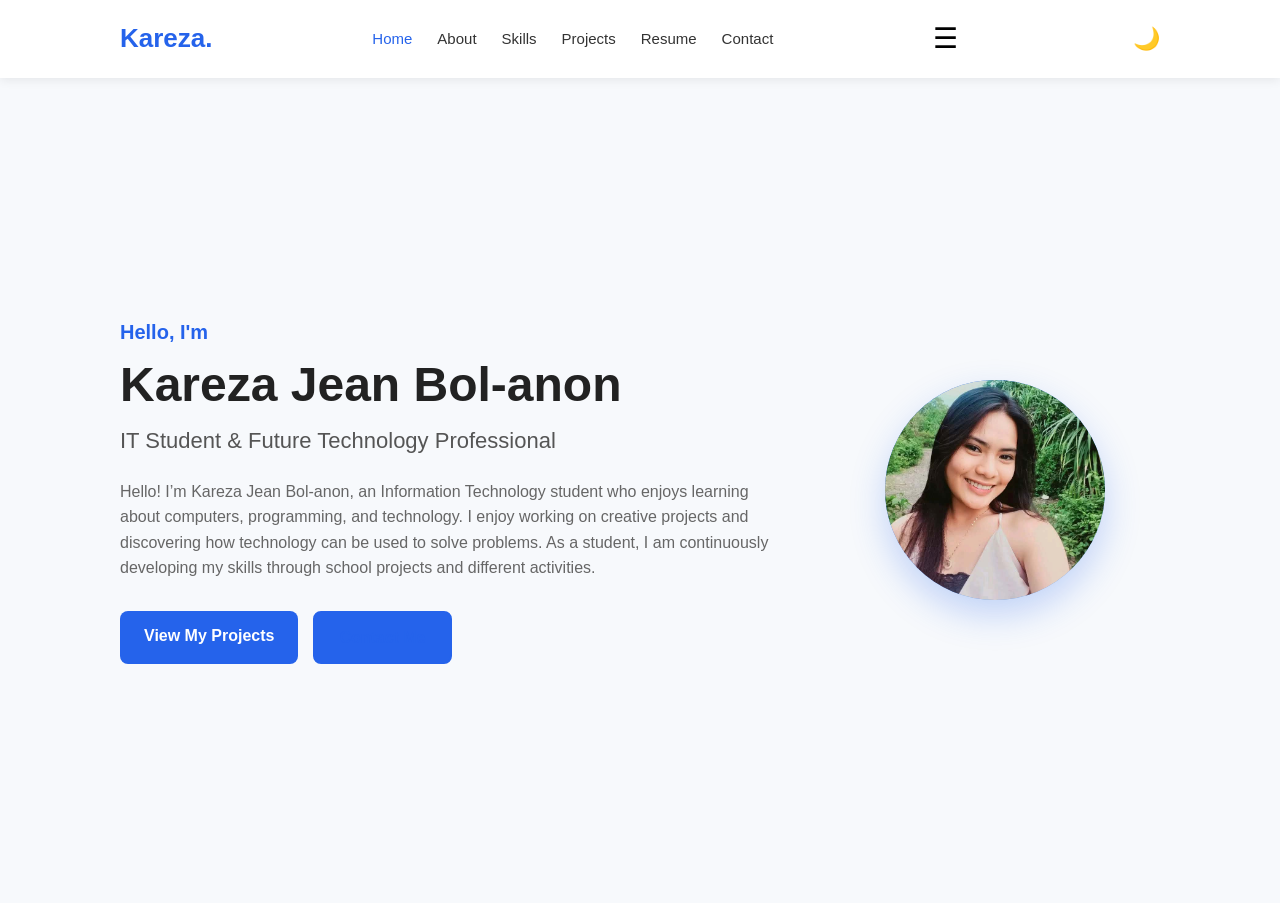
<file: index.html>
<!DOCTYPE html>
<html lang="en">
<head>
    <meta charset="UTF-8">
    <meta name="viewport" content="width=device-width, initial-scale=1.0">
    <meta name="description" content="Portfolio of Kareza Jean Bol-anon, an Information Technology student.">
    <title>Kareza Jean Bol-anon | Portfolio</title>
    <link rel="stylesheet" href="css/style.css">
</head>
<body>
    <header>
        <nav class="navbar" aria-label="Main navigation">
            <a href="index.html" class="logo">Kareza.</a>
            <ul class="nav-links">
                <li><a href="index.html" class="active">Home</a></li>
                <li><a href="about.html">About</a></li>
                <li><a href="skills.html">Skills</a></li>
                <li><a href="projects.html">Projects</a></li>
                <li><a href="resume.html">Resume</a></li>
                <li><a href="contact.html">Contact</a></li>
            </ul>
            <button class="menu-btn" id="menu-btn" type="button" aria-label="Open navigation" aria-expanded="false">☰</button>
            <button id="theme-btn" type="button" aria-label="Toggle dark mode">🌙</button>
        </nav>
    </header>
    <main>
        <section class="home">
            <div class="home-content">
                <p class="greeting">Hello, I'm</p>
                <h1 data-profile-name>Kareza Jean Bol-anon</h1>
                <h2 data-profile-headline>IT Student &amp; Future Technology Professional</h2>
                <p class="intro" data-profile-introduction>Hello! I’m Kareza Jean Bol-anon, an Information Technology student who enjoys learning about computers, programming, and technology. I enjoy working on creative projects and discovering how technology can be used to solve problems. As a student, I am continuously developing my skills through school projects and different activities.</p>
                <div class="home-buttons">
                    <a href="projects.html" class="btn">View My Projects</a>
                    <a href="contact.html" class="btn secondary-btn">Contact Me</a>
                </div>
            </div>
            <div class="home-image">
                <div class="profile-circle">
                    <img src="images/profile.jpg" alt="Kareza Jean Bol-anon" data-profile-image>
                </div>
            </div>
        </section>
    </main>
    <script src="js/config.js"></script>
    <script src="js/script.js"></script>
</body>
</html>
</file>
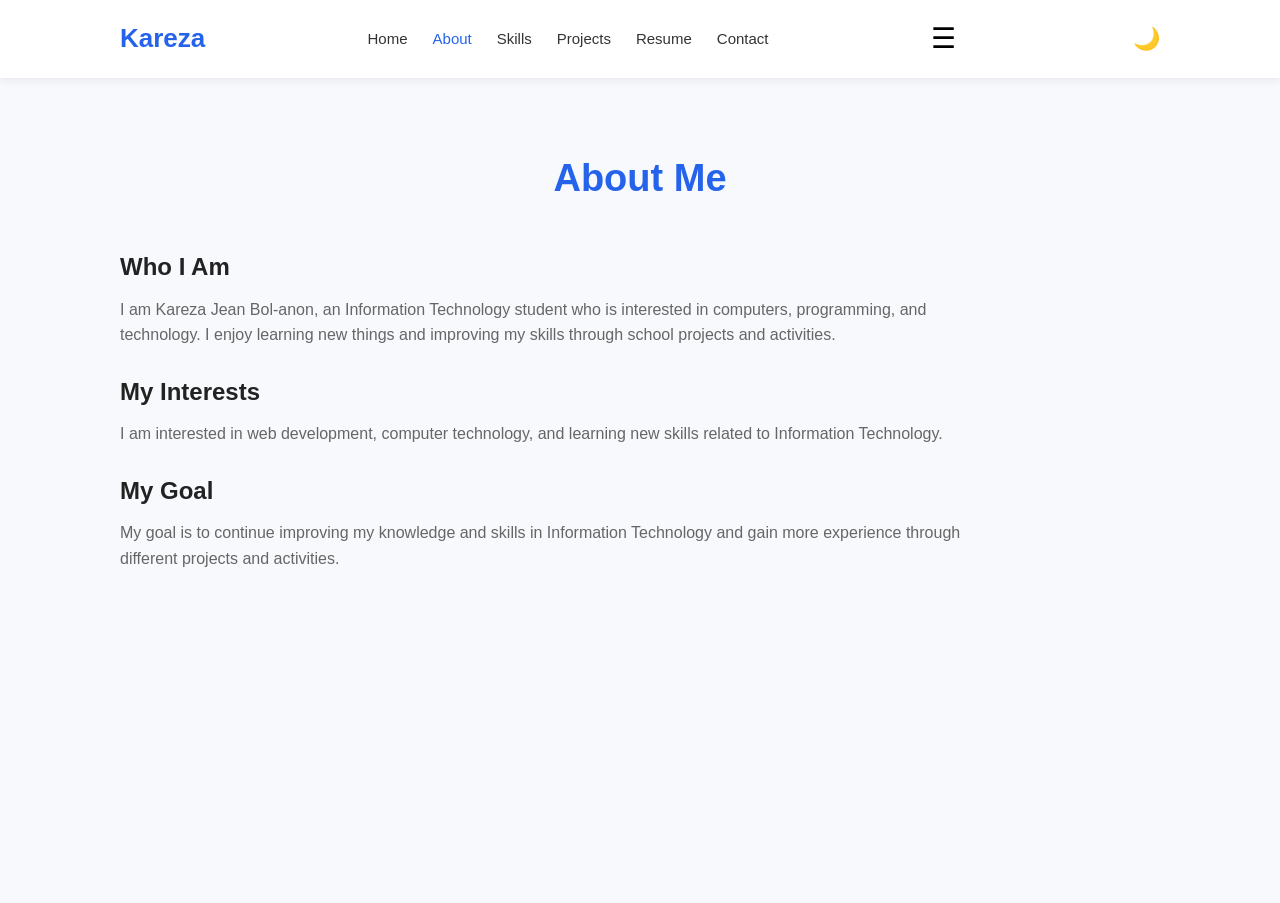
<file: about.html>
<!DOCTYPE html>
<html lang="en">
<head>
    <meta charset="UTF-8">
    <meta name="viewport" content="width=device-width, initial-scale=1.0">
    <title>About | Kareza Jean Bol-anon</title>
    <link rel="stylesheet" href="css/style.css">
</head>
<body>
    <header>
        <nav class="navbar" aria-label="Main navigation">
            <a href="index.html" class="logo">Kareza</a>
            <ul class="nav-links">
                <li><a href="index.html">Home</a></li>
                <li><a href="about.html" class="active">About</a></li>
                <li><a href="skills.html">Skills</a></li>
                <li><a href="projects.html">Projects</a></li>
                <li><a href="resume.html">Resume</a></li>
                <li><a href="contact.html">Contact</a></li>
            </ul>
            <button class="menu-btn" id="menu-btn" type="button" aria-label="Open navigation" aria-expanded="false">☰</button>
            <button id="theme-btn" type="button" aria-label="Toggle dark mode">🌙</button>
        </nav>
    </header>
    <main>
        <section class="about">
            <h1>About Me</h1>
            <h2>Who I Am</h2>
            <p data-profile-biography>I am Kareza Jean Bol-anon, an Information Technology student who is interested in computers, programming, and technology. I enjoy learning new things and improving my skills through school projects and activities.</p>
            <h2>My Interests</h2>
            <p data-profile-interests>I am interested in web development, computer technology, and learning new skills related to Information Technology.</p>
            <h2>My Goal</h2>
            <p data-profile-goals>My goal is to continue improving my knowledge and skills in Information Technology and gain more experience through different projects and activities.</p>
        </section>
    </main>
    <script src="js/config.js"></script>
    <script src="js/script.js"></script>
</body>
</html>
</file>
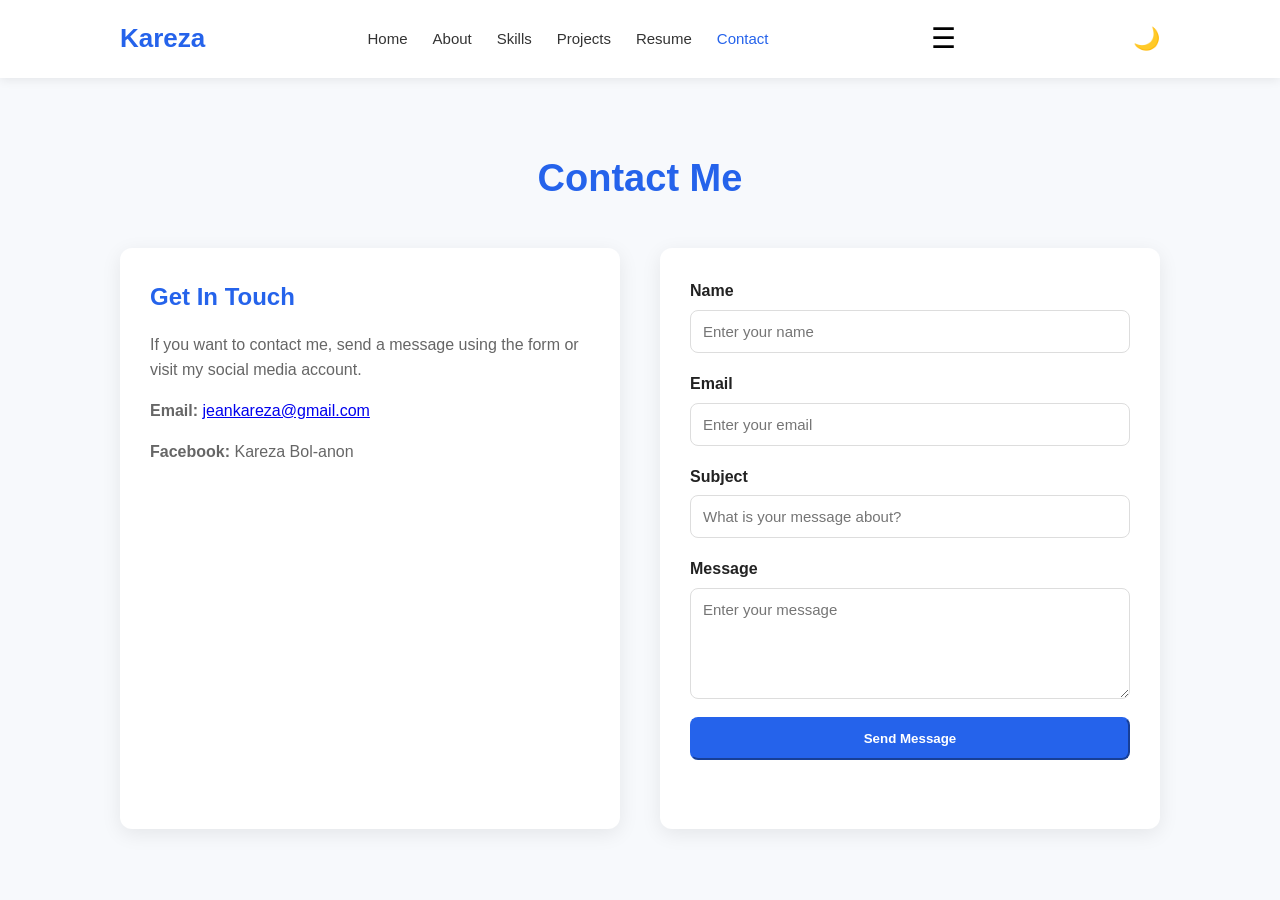
<file: contact.html>
<!DOCTYPE html>
<html lang="en">
<head>
    <meta charset="UTF-8">
    <meta name="viewport" content="width=device-width, initial-scale=1.0">
    <title>Contact | Kareza Jean Bol-anon</title>
    <link rel="stylesheet" href="css/style.css">
</head>
<body>
    <header>
        <nav class="navbar" aria-label="Main navigation">
            <a href="index.html" class="logo">Kareza</a>
            <ul class="nav-links">
                <li><a href="index.html">Home</a></li>
                <li><a href="about.html">About</a></li>
                <li><a href="skills.html">Skills</a></li>
                <li><a href="projects.html">Projects</a></li>
                <li><a href="resume.html">Resume</a></li>
                <li><a href="contact.html" class="active">Contact</a></li>
            </ul>
            <button class="menu-btn" id="menu-btn" type="button" aria-label="Open navigation" aria-expanded="false">☰</button>
            <button id="theme-btn" type="button" aria-label="Toggle dark mode">🌙</button>
        </nav>
    </header>
    <main>
        <section class="contact">
            <h1>Contact Me</h1>
            <div class="contact-container">
                <div class="contact-info">
                    <h2>Get In Touch</h2>
                    <p>If you want to contact me, send a message using the form or visit my social media account.</p>
                    <p><strong>Email:</strong> <a href="mailto:jeankareza@gmail.com" data-profile-email>jeankareza@gmail.com</a></p>
                    <p><strong>Facebook:</strong> <span data-profile-facebook>Kareza Bol-anon</span></p>
                </div>
                <form id="contact-form" novalidate>
                    <label for="name">Name</label>
                    <input type="text" id="name" name="name" placeholder="Enter your name" maxlength="120" required>
                    <label for="email">Email</label>
                    <input type="email" id="email" name="email" placeholder="Enter your email" maxlength="254" required>
                    <label for="subject">Subject</label>
                    <input type="text" id="subject" name="subject" placeholder="What is your message about?" maxlength="180" required>
                    <label for="message">Message</label>
                    <textarea id="message" name="message" rows="5" placeholder="Enter your message" maxlength="4000" required></textarea>
                    <div class="visually-hidden" aria-hidden="true">
                        <label for="website">Leave this field blank</label>
                        <input type="text" id="website" name="website" tabindex="-1" autocomplete="off">
                    </div>
                    <button type="submit" class="btn">Send Message</button>
                    <p id="form-message" role="status" aria-live="polite"></p>
                </form>
            </div>
        </section>
    </main>
    <script src="js/config.js"></script>
    <script src="js/script.js"></script>
</body>
</html>
</file>
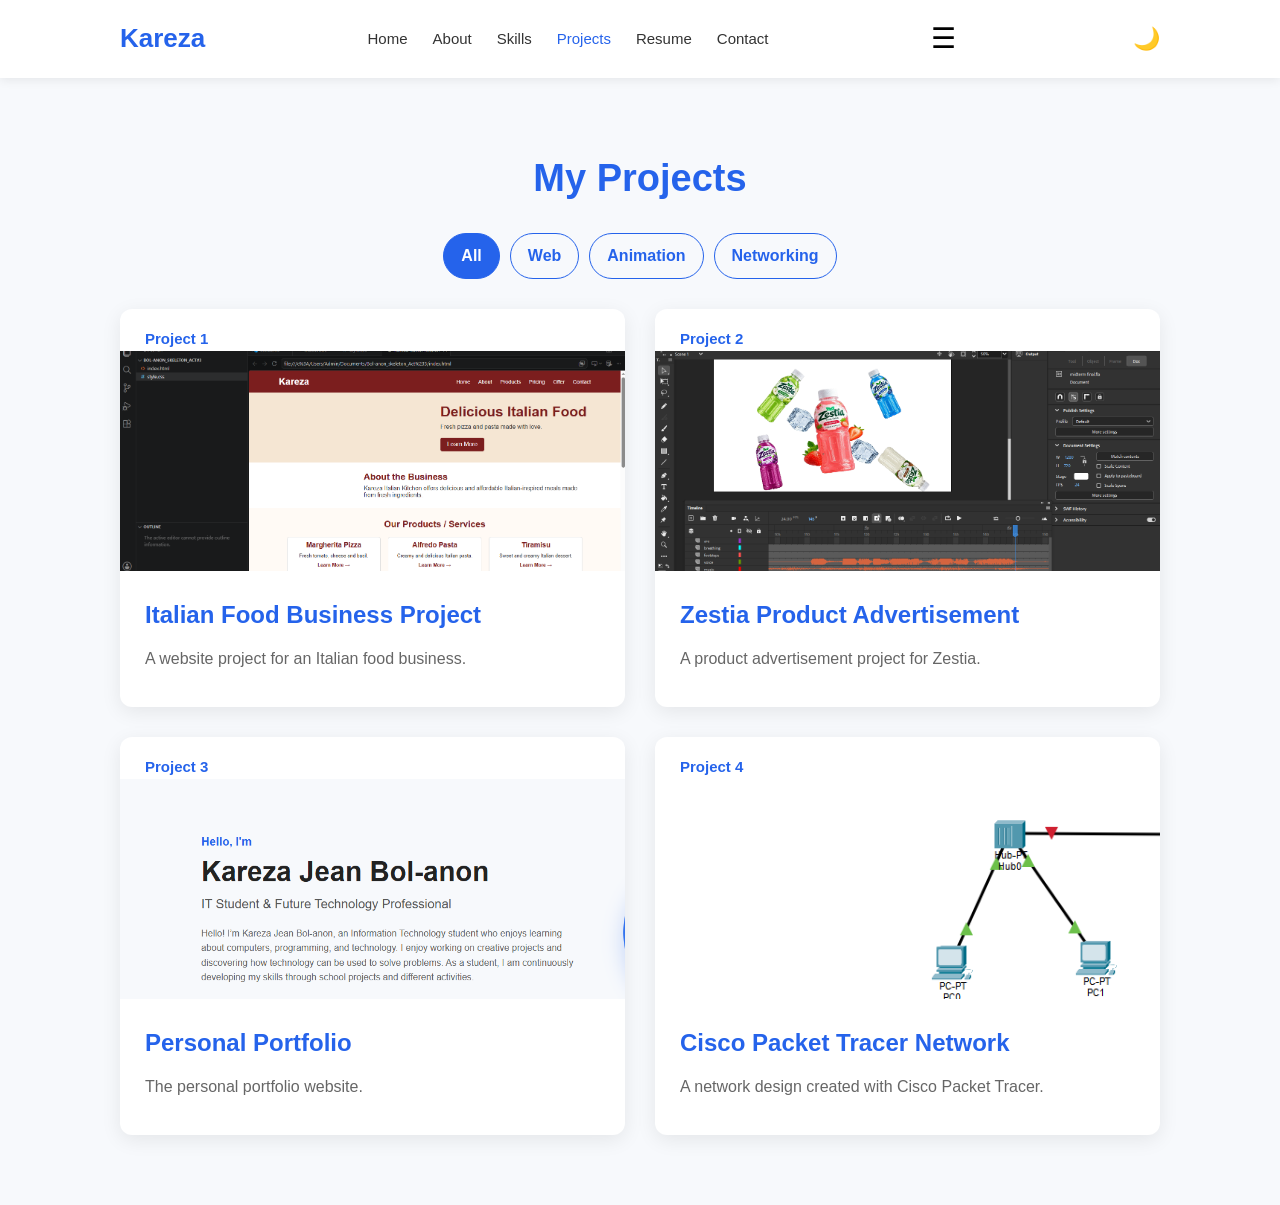
<file: projects.html>
<!DOCTYPE html>
<html lang="en">
<head>
    <meta charset="UTF-8">
    <meta name="viewport" content="width=device-width, initial-scale=1.0">
    <title>Projects | Kareza Jean Bol-anon</title>
    <link rel="stylesheet" href="css/style.css">
</head>
<body>
    <header>
        <nav class="navbar" aria-label="Main navigation">
            <a href="index.html" class="logo">Kareza</a>
            <ul class="nav-links">
                <li><a href="index.html">Home</a></li>
                <li><a href="about.html">About</a></li>
                <li><a href="skills.html">Skills</a></li>
                <li><a href="projects.html" class="active">Projects</a></li>
                <li><a href="resume.html">Resume</a></li>
                <li><a href="contact.html">Contact</a></li>
            </ul>
            <button class="menu-btn" id="menu-btn" type="button" aria-label="Open navigation" aria-expanded="false">☰</button>
            <button id="theme-btn" type="button" aria-label="Toggle dark mode">🌙</button>
        </nav>
    </header>
    <main>
        <section class="projects">
            <h1>My Projects</h1>
            <div class="filter-buttons" aria-label="Filter projects">
                <button type="button" class="filter-btn active" data-filter="all">All</button>
                <button type="button" class="filter-btn" data-filter="web">Web</button>
                <button type="button" class="filter-btn" data-filter="animation">Animation</button>
                <button type="button" class="filter-btn" data-filter="networking">Networking</button>
            </div>
            <div class="projects-container" id="projects-container">
                <article class="project" data-category="web">
                    <h3 class="project-number">Project 1</h3>
                    <div class="project-image"><img src="images/Italian-Food.png" alt="Italian Food Business"></div>
                    <div class="project-content"><h2>Italian Food Business Project</h2><p>A website project for an Italian food business.</p></div>
                </article>
                <article class="project" data-category="animation">
                    <h3 class="project-number">Project 2</h3>
                    <div class="project-image"><img src="images/Zestia.png" alt="Zestia Product Advertisement"></div>
                    <div class="project-content"><h2>Zestia Product Advertisement</h2><p>A product advertisement project for Zestia.</p></div>
                </article>
                <article class="project" data-category="web">
                    <h3 class="project-number">Project 3</h3>
                    <div class="project-image"><img src="images/portfolio.png" alt="Personal Portfolio"></div>
                    <div class="project-content"><h2>Personal Portfolio</h2><p>The personal portfolio website.</p></div>
                </article>
                <article class="project" data-category="networking">
                    <h3 class="project-number">Project 4</h3>
                    <div class="project-image"><img src="images/packet-tracer.png" alt="Cisco Packet Tracer Network"></div>
                    <div class="project-content"><h2>Cisco Packet Tracer Network</h2><p>A network design created with Cisco Packet Tracer.</p></div>
                </article>
            </div>
        </section>
    </main>
    <script src="js/config.js"></script>
    <script src="js/script.js"></script>
</body>
</html>
</file>
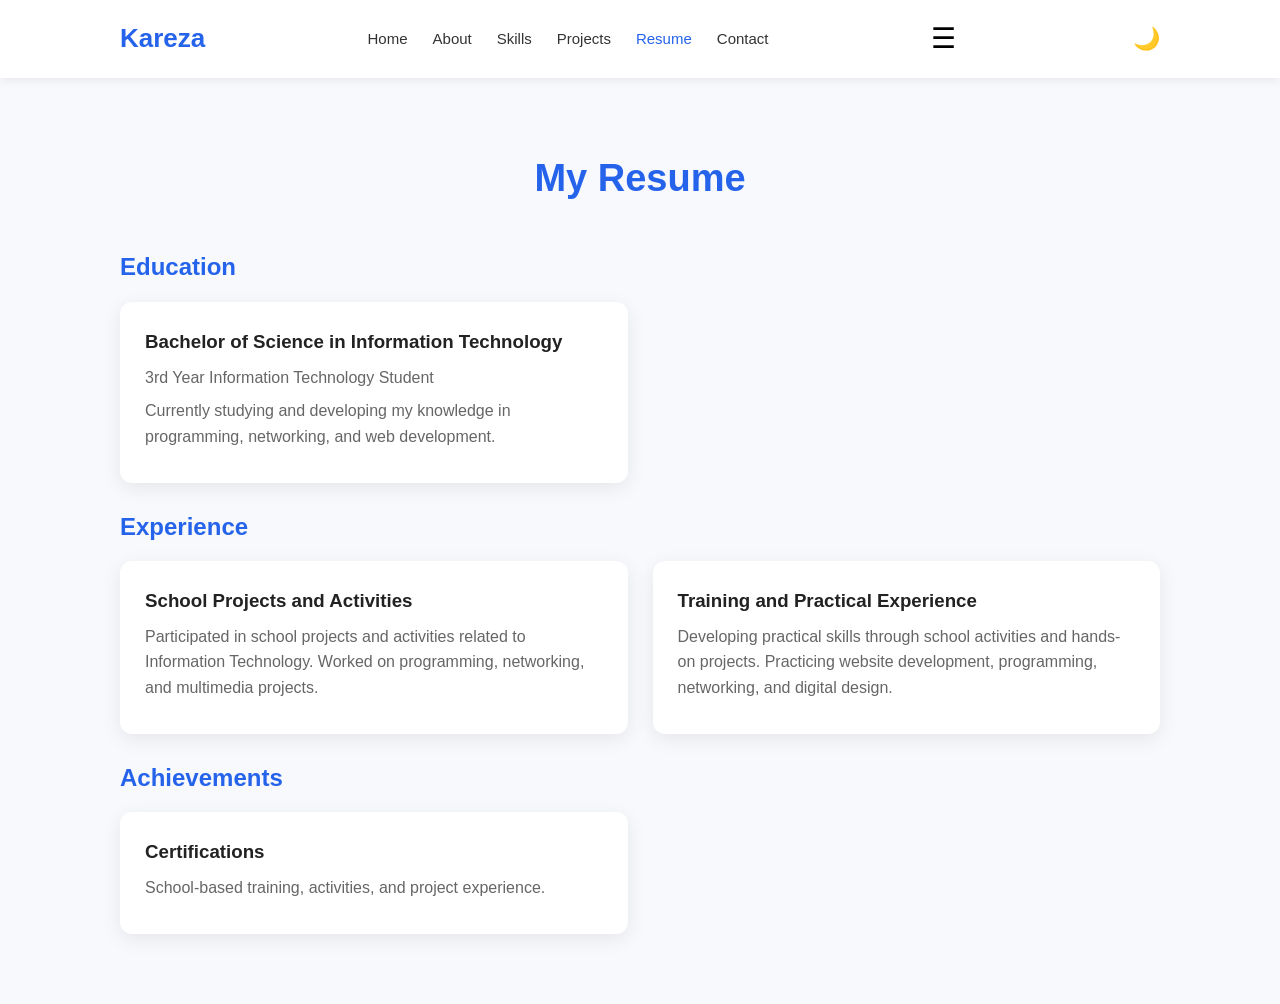
<file: resume.html>
<!DOCTYPE html>
<html lang="en">
<head>
    <meta charset="UTF-8">
    <meta name="viewport" content="width=device-width, initial-scale=1.0">
    <title>Resume | Kareza Jean Bol-anon</title>
    <link rel="stylesheet" href="css/style.css">
</head>
<body>
    <header>
        <nav class="navbar" aria-label="Main navigation">
            <a href="index.html" class="logo">Kareza</a>
            <ul class="nav-links">
                <li><a href="index.html">Home</a></li>
                <li><a href="about.html">About</a></li>
                <li><a href="skills.html">Skills</a></li>
                <li><a href="projects.html">Projects</a></li>
                <li><a href="resume.html" class="active">Resume</a></li>
                <li><a href="contact.html">Contact</a></li>
            </ul>
            <button class="menu-btn" id="menu-btn" type="button" aria-label="Open navigation" aria-expanded="false">☰</button>
            <button id="theme-btn" type="button" aria-label="Toggle dark mode">🌙</button>
        </nav>
    </header>
    <main>
        <section class="resume">
            <h1>My Resume</h1>
            <h2 class="resume-section-title">Education</h2>
            <div class="resume-container" id="education-list">
                <article class="resume-box"><h3>Bachelor of Science in Information Technology</h3><p>3rd Year Information Technology Student</p><p>Currently studying and developing my knowledge in programming, networking, and web development.</p></article>
            </div>
            <h2 class="resume-section-title">Experience</h2>
            <div class="resume-container" id="experience-list">
                <article class="resume-box"><h3>School Projects and Activities</h3><p>Participated in school projects and activities related to Information Technology. Worked on programming, networking, and multimedia projects.</p></article>
                <article class="resume-box"><h3>Training and Practical Experience</h3><p>Developing practical skills through school activities and hands-on projects. Practicing website development, programming, networking, and digital design.</p></article>
            </div>
            <h2 class="resume-section-title">Achievements</h2>
            <div class="resume-container" id="achievements-list">
                <article class="resume-box"><h3>Certifications</h3><p>School-based training, activities, and project experience.</p></article>
            </div>
        </section>
    </main>
    <script src="js/config.js"></script>
    <script src="js/script.js"></script>
</body>
</html>
</file>
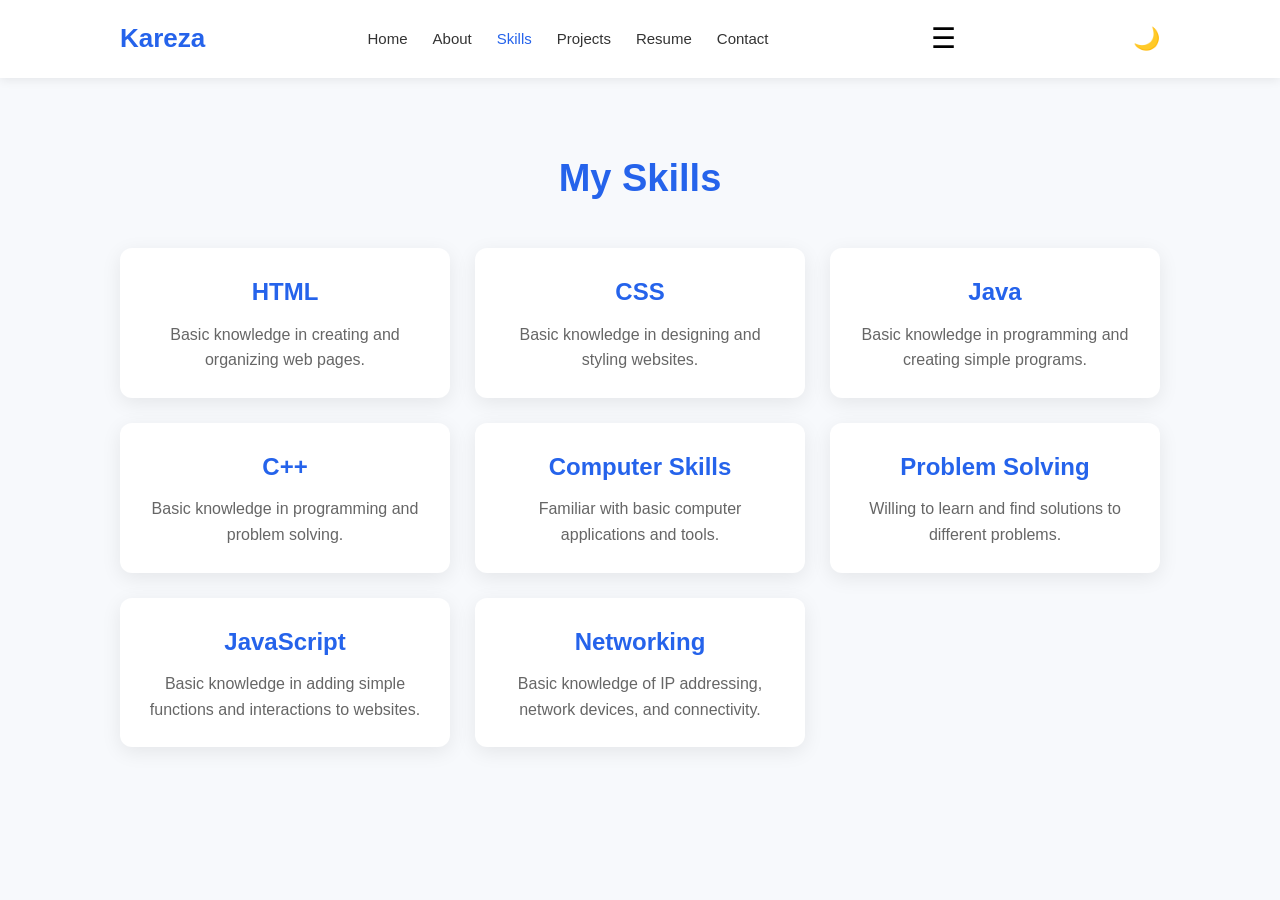
<file: skills.html>
<!DOCTYPE html>
<html lang="en">
<head>
    <meta charset="UTF-8">
    <meta name="viewport" content="width=device-width, initial-scale=1.0">
    <title>Skills | Kareza Jean Bol-anon</title>
    <link rel="stylesheet" href="css/style.css">
</head>
<body>
    <header>
        <nav class="navbar" aria-label="Main navigation">
            <a href="index.html" class="logo">Kareza</a>
            <ul class="nav-links">
                <li><a href="index.html">Home</a></li>
                <li><a href="about.html">About</a></li>
                <li><a href="skills.html" class="active">Skills</a></li>
                <li><a href="projects.html">Projects</a></li>
                <li><a href="resume.html">Resume</a></li>
                <li><a href="contact.html">Contact</a></li>
            </ul>
            <button class="menu-btn" id="menu-btn" type="button" aria-label="Open navigation" aria-expanded="false">☰</button>
            <button id="theme-btn" type="button" aria-label="Toggle dark mode">🌙</button>
        </nav>
    </header>
    <main>
        <section class="skills">
            <h1>My Skills</h1>
            <div class="skills-container" id="skills-container">
                <article class="skill"><h2>HTML</h2><p>Basic knowledge in creating and organizing web pages.</p></article>
                <article class="skill"><h2>CSS</h2><p>Basic knowledge in designing and styling websites.</p></article>
                <article class="skill"><h2>Java</h2><p>Basic knowledge in programming and creating simple programs.</p></article>
                <article class="skill"><h2>C++</h2><p>Basic knowledge in programming and problem solving.</p></article>
                <article class="skill"><h2>Computer Skills</h2><p>Familiar with basic computer applications and tools.</p></article>
                <article class="skill"><h2>Problem Solving</h2><p>Willing to learn and find solutions to different problems.</p></article>
                <article class="skill"><h2>JavaScript</h2><p>Basic knowledge in adding simple functions and interactions to websites.</p></article>
                <article class="skill"><h2>Networking</h2><p>Basic knowledge of IP addressing, network devices, and connectivity.</p></article>
            </div>
        </section>
    </main>
    <script src="js/config.js"></script>
    <script src="js/script.js"></script>
</body>
</html>
</file>
<file: css/style.css>
/* =========================
   GENERAL STYLES
========================= */

* {
    margin: 0;
    padding: 0;
    box-sizing: border-box;
}

html {
    scroll-behavior: smooth;
}

body {
    font-family: Arial, sans-serif;
    background: #f7f9fc;
    color: #222;
    line-height: 1.6;
}

/* =========================
   NAVIGATION
========================= */

header {
    width: 100%;
    background: #ffffff;
    box-shadow: 0 2px 10px rgba(0, 0, 0, 0.08);
    position: sticky;
    top: 0;
    z-index: 1000;
}

.navbar {
    max-width: 1100px;
    margin: auto;
    padding: 18px 30px;
    display: flex;
    align-items: center;
    justify-content: space-between;
}

.logo {
    font-size: 26px;
    font-weight: bold;
    color: #2563eb;
    text-decoration: none;
}

.nav-links {
    list-style: none;
    display: flex;
    gap: 25px;
}

.nav-links a {
    text-decoration: none;
    color: #333;
    font-size: 15px;
    font-weight: 500;
    transition: 0.3s;
}

.nav-links a:hover,
.nav-links a.active {
    color: #2563eb;
}

.menu-btn {
    display: block;
    border: none;
    background: transparent;
    font-size: 28px;
    cursor: pointer; 
    position: relative;
    z-index: 9999;
}

/* =========================
   HOME SECTION
========================= */

.home {
    max-width: 1100px;
    min-height: calc(100vh - 75px);
    margin: auto;
    padding: 60px 30px;
    display: flex;
    align-items: center;
    justify-content: space-between;
    gap: 50px;
}

.home-content {
    flex: 1;
}

.greeting {
    color: #2563eb;
    font-size: 20px;
    font-weight: bold;
    margin-bottom: 8px;
}

.home h1 {
    font-size: 48px;
    line-height: 1.2;
    margin-bottom: 10px;
}

.home h2 {
    font-size: 22px;
    color: #555;
    margin-bottom: 20px;
    font-weight: 500;
}

.intro {
    max-width: 650px;
    color: #666;
    font-size: 16px;
    margin-bottom: 30px;
}

/* =========================
   BUTTONS
========================= */

.home-buttons {
    display: flex;
    gap: 15px;
    flex-wrap: wrap;
}

.btn {
    display: inline-block;
    padding: 12px 24px;
    background: #2563eb;
    color: white;
    text-decoration: none;
    border-radius: 8px;
    font-weight: bold;
    transition: 0.3s;
}

.btn:hover {
    background: #1d4ed8;
    transform: translateY(-2px);
}

.secondary-btn {
    background: transparent;
    color: #2563eb;
    border: 2px solid #2563eb;
}

.secondary-btn:hover {
    background: #2563eb;
    color: white;
}

/* =========================
   PROFILE AREA
========================= */

.home-image {
    flex: 0 0 330px;
    display: flex;
    justify-content: center;
}

.profile-circle {
    width: 220px;
    height: 220px;
    border-radius: 50%;
    background: linear-gradient(135deg, #2563eb, #60a5fa);
    display: flex;
    align-items: center;
    justify-content: center;
    box-shadow: 0 15px 35px rgba(37, 99, 235, 0.25);
    overflow: hidden;
}

.profile-circle img{ 
    width: 100%;
    height: 100%;
    object-fit: cover;
}

.profile-circle span {
    color: white;
    font-size: 70px;
    font-weight: bold;
}

/* =========================
   MOBILE RESPONSIVE
========================= */

@media (max-width: 768px) {

    .nav-links {
        display: none;
        position: absolute;
        top: 70px;
        left: 0;
        width: 100%;
        background: white;
        flex-direction: column;
        text-align: center;
        padding: 20px 0;
        box-shadow: 0 5px 10px rgba(0, 0, 0, 0.08);
    }

    .nav-links.show {
        display: flex !important;
    }

    .menu-btn {
        display: block;
    }

    .home {
        flex-direction: column-reverse;
        text-align: center;
        padding-top: 50px;
    }

    .home h1 {
        font-size: 36px;
    }

    .home h2 {
        font-size: 19px;
    }

    .intro {
        font-size: 15px;
    }

    .home-buttons {
        justify-content: center;
    }

    .home-image {
        flex: none;
    }

    .profile-circle {
        width: 220px;
        height: 220px;
    }

    .profile-circle span {
        font-size: 55px;
    }
}

/* =========================
   GENERAL PAGE SECTIONS
========================= */

.about,
.skills,
.projects,
.resume,
.contact {
    max-width: 1100px;
    margin: auto;
    padding: 70px 30px;
}

.about h1,
.skills h1,
.projects h1,
.resume h1,
.contact h1 {
    text-align: center;
    font-size: 38px;
    color: #2563eb;
    margin-bottom: 40px;
}


/* =========================
   ABOUT PAGE
========================= */

.about {
    min-height: calc(100vh - 75px);
}

.about h2 {
    font-size: 24px;
    margin-top: 25px;
    margin-bottom: 10px;
    color: #222;
}

.about p {
    color: #666;
    max-width: 850px;
    margin-bottom: 20px;
}


/* =========================
   SKILLS PAGE
========================= */

.skills-container {
    display: grid;
    grid-template-columns: repeat(3, 1fr);
    gap: 25px;
}

.skill {
    background: white;
    padding: 25px;
    border-radius: 12px;
    box-shadow: 0 5px 20px rgba(0, 0, 0, 0.08);
    text-align: center;
    transition: 0.3s;
}

.skill:hover {
    transform: translateY(-5px);
}

.skill h2 {
    color: #2563eb;
    margin-bottom: 10px;
}

.skill p {
    color: #666;
}


/* =========================
   PROJECTS PAGE
========================= */

.projects-container {
    display: grid;
    grid-template-columns: repeat(2, 1fr);
    gap: 30px;
}

.project {
    background: white;
    border-radius: 12px;
    overflow: hidden;
    box-shadow: 0 5px 20px rgba(0, 0, 0, 0.08);
    transition: 0.3s;
}

.project:hover {
    transform: translateY(-5px);
}

.project-image {
    height: 180px;
    background: linear-gradient(135deg, #2563eb, #60a5fa);
    display: flex;
    align-items: center;
    justify-content: center;
}

.project-image span {
    color: white;
    font-size: 25px;
    font-weight: bold;
}

.project-content {
    padding: 25px;
}

.project-content h2 {
    color: #2563eb;
    margin-bottom: 12px;
}

.project-content p {
    color: #666;
    margin-bottom: 10px;
}


/* =========================
   RESUME PAGE
========================= */

.resume-container {
    display: grid;
    grid-template-columns: repeat(2, 1fr);
    gap: 25px;
}

.resume-box {
    background: white;
    padding: 25px;
    border-radius: 12px;
    box-shadow: 0 5px 20px rgba(0, 0, 0, 0.08);
}

.resume-box h2 {
    color: #2563eb;
    margin-bottom: 15px;
}

.resume-box h3 {
    margin-bottom: 8px;
}

.resume-box p {
    color: #666;
    margin-bottom: 8px;
}


/* =========================
   CONTACT PAGE
========================= */

.contact-container {
    display: grid;
    grid-template-columns: 1fr 1fr;
    gap: 40px;
}

.contact-info,
#contact-form {
    background: white;
    padding: 30px;
    border-radius: 12px;
    box-shadow: 0 5px 20px rgba(0, 0, 0, 0.08);
}

.contact-info h2 {
    color: #2563eb;
    margin-bottom: 15px;
}

.contact-info p {
    color: #666;
    margin-bottom: 15px;
}

#contact-form {
    display: flex;
    flex-direction: column;
}

#contact-form label {
    margin-bottom: 6px;
    font-weight: bold;
}

#contact-form input,
#contact-form textarea {
    padding: 12px;
    margin-bottom: 18px;
    border: 1px solid #ddd;
    border-radius: 8px;
    font-family: Arial, sans-serif;
    font-size: 15px;
}

#contact-form input:focus,
#contact-form textarea:focus {
    outline: none;
    border-color: #2563eb;
}

#form-message {
    margin-top: 15px;
    font-weight: bold;
}


/* =========================
   MOBILE RESPONSIVE
========================= */

@media (max-width: 768px) {

    .about,
    .skills,
    .projects,
    .resume,
    .contact {
        padding: 50px 20px;
    }

    .about h1,
    .skills h1,
    .projects h1,
    .resume h1,
    .contact h1 {
        font-size: 32px;
    }

    .skills-container,
    .projects-container,
    .resume-container,
    .contact-container {
        grid-template-columns: 1fr;
    }

    .project-image {
        height: 160px;
    }
}

#theme-btn {
    border: none;
    background: transparent;
    font-size: 22px;
    cursor: pointer;
    margin-left: 15px;
}

.dark-mode {
    background: #222;
    color: white;
}

.dark-mode header {
    background: #333;
}

.dark-mode .nav-links a {
    color: white;
}

.dark-mode .about p,
.dark-mode .skill p,
.dark-mode .project-content p,
.dark-mode .resume-box p,
.dark-mode .contact-info p {
    color: #ddd;
}

.dark-mode .skill,
.dark-mode .project,
.dark-mode .resume-box,
.dark-mode .contact-info,
.dark-mode #contact-form {
    background: #333;
}


/* =========================
   DYNAMIC CONTENT AND ACCESSIBILITY
========================= */

:root {
    --accent-color: #2563eb;
}

.logo,
.nav-links a:hover,
.nav-links a.active,
.greeting,
.about h1,
.skills h1,
.projects h1,
.resume h1,
.contact h1,
.skill h2,
.project-content h2,
.resume-box h2,
.contact-info h2 {
    color: var(--accent-color, #2563eb);
}

.btn,
.filter-btn.active {
    background: var(--accent-color, #2563eb);
}

.btn {
    border-color: var(--accent-color, #2563eb);
}

.btn:hover,
.filter-btn.active:hover {
    filter: brightness(0.9);
}

.secondary-btn {
    color: var(--accent-color, #2563eb);
    border-color: var(--accent-color, #2563eb);
}

.secondary-btn:hover {
    background: var(--accent-color, #2563eb);
}

.profile-circle,
.project-image {
    background: linear-gradient(135deg, var(--accent-color, #2563eb), #60a5fa);
}

.profile-circle {
    box-shadow: 0 15px 35px color-mix(in srgb, var(--accent-color, #2563eb) 25%, transparent);
}

.project-image {
    height: 220px;
    overflow: hidden;
}

.project-image img {
    display: block;
    width: 100%;
    height: 100%;
    object-fit: cover;
}

.project-number {
    padding: 18px 25px 0;
    color: var(--accent-color, #2563eb);
    font-size: 15px;
}

.filter-buttons {
    display: flex;
    justify-content: center;
    align-items: center;
    flex-wrap: wrap;
    gap: 10px;
    margin: -15px 0 30px;
}

.filter-btn {
    padding: 9px 17px;
    color: var(--accent-color, #2563eb);
    background: transparent;
    border: 1px solid var(--accent-color, #2563eb);
    border-radius: 999px;
    font: inherit;
    font-weight: 600;
    cursor: pointer;
}

.filter-btn.active {
    color: #fff;
}

.filter-btn:focus-visible,
.btn:focus-visible,
#theme-btn:focus-visible,
.menu-btn:focus-visible,
.nav-links a:focus-visible,
#contact-form input:focus-visible,
#contact-form textarea:focus-visible {
    outline: 3px solid color-mix(in srgb, var(--accent-color, #2563eb) 55%, white);
    outline-offset: 3px;
}

.visually-hidden {
    position: absolute !important;
    width: 1px;
    height: 1px;
    padding: 0;
    margin: -1px;
    overflow: hidden;
    clip: rect(0, 0, 0, 0);
    white-space: nowrap;
    border: 0;
}

.empty-state {
    grid-column: 1 / -1;
    padding: 20px;
    color: #666;
    text-align: center;
}

.resume-section-title {
    margin: 25px 0 15px;
    color: var(--accent-color, #2563eb);
}

#contact-form button:disabled {
    opacity: 0.7;
    cursor: wait;
}

#form-message {
    min-height: 1.5em;
}

.dark-mode .nav-links {
    background: #333;
}

.dark-mode .about h2,
.dark-mode .resume-section-title {
    color: #fff;
}

.dark-mode #contact-form input,
.dark-mode #contact-form textarea {
    color: #fff;
    background: #252525;
    border-color: #666;
}

.dark-mode #contact-form input::placeholder,
.dark-mode #contact-form textarea::placeholder {
    color: #bbb;
}

@media (max-width: 768px) {
    .project-image {
        height: 190px;
    }
}
</file>
